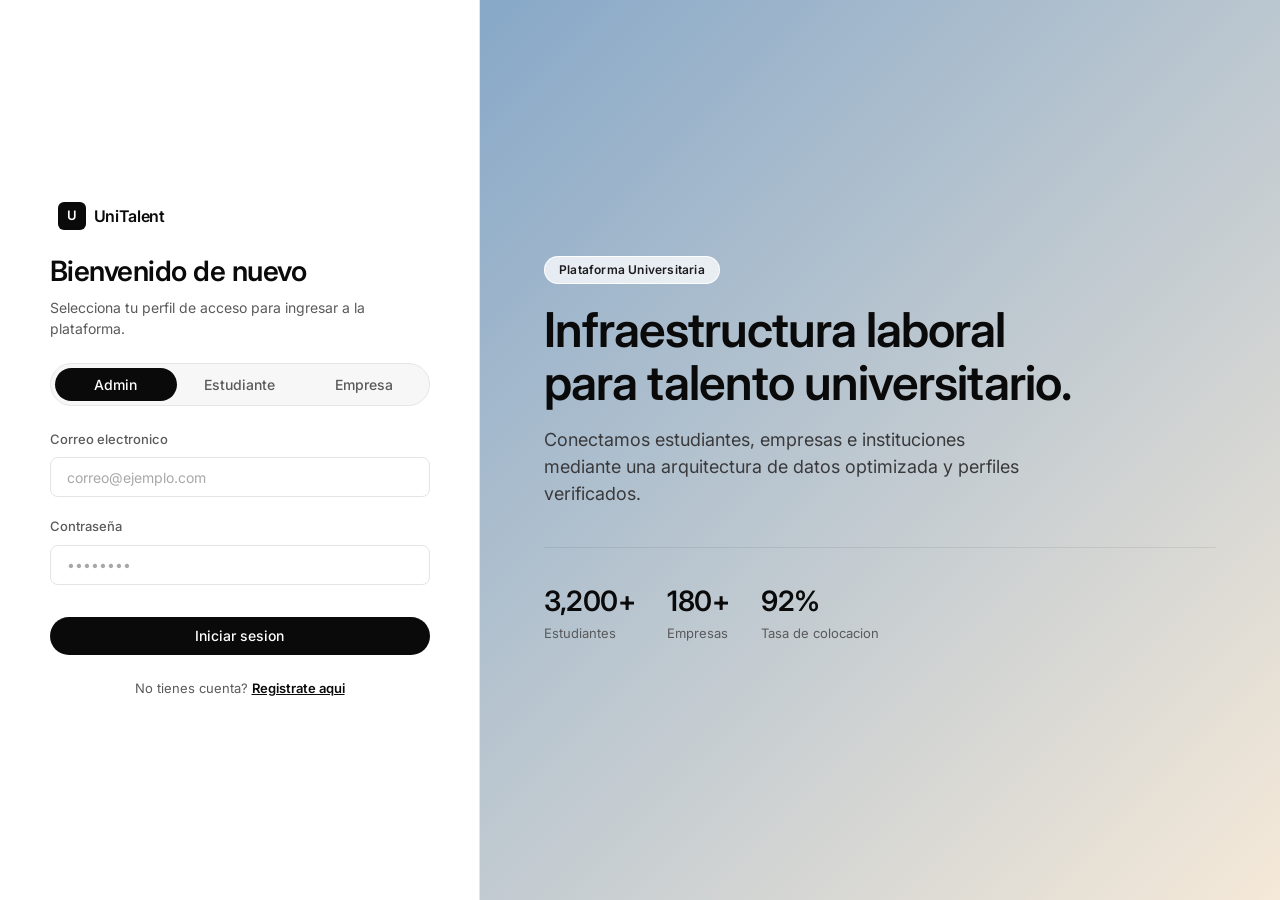
<file: src/main/webapp/index.html>
<!DOCTYPE html>
<html lang="es">
<head>
  <meta charset="UTF-8">
  <title>UniTalent</title>
  <script>window.location.href = 'login.html';</script>
</head>
<body>
  <p>Redirigiendo a <a href="login.html">login.html</a>...</p>
</body>
</html>
</file>
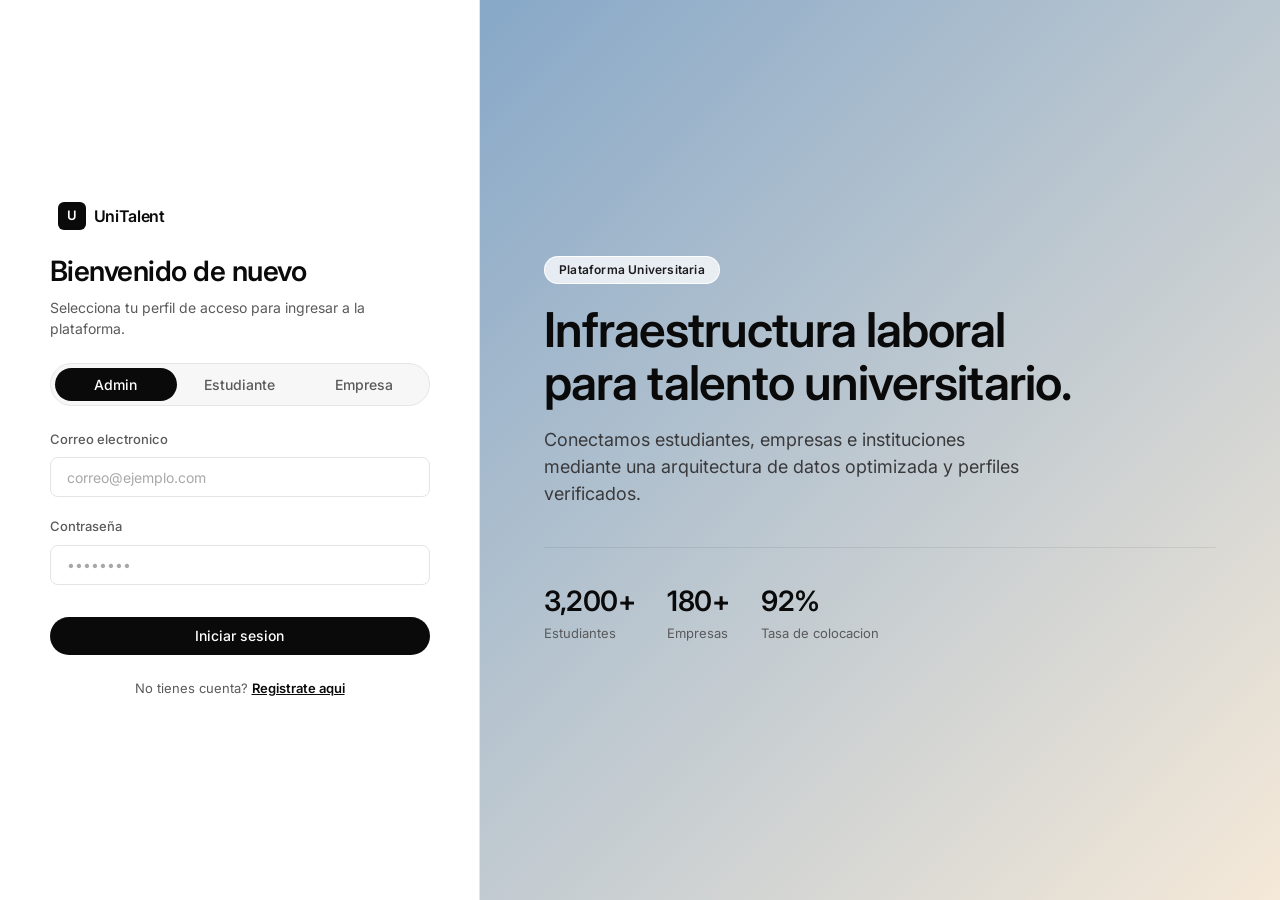
<file: src/main/webapp/login.html>
<!DOCTYPE html>
<html lang="es">

<head>
  <meta charset="UTF-8">
  <meta name="viewport" content="width=device-width, initial-scale=1.0">
  <title>Iniciar sesion | UniTalent</title>
  <link rel="stylesheet" href="css/style.css">
</head>

<body>
  <div class="auth-wrapper">

    <div class="auth-panel">
      <div class="auth-card">
        <div class="logo">
          <span class="logo-icon">U</span>
          <span>UniTalent</span>
        </div>

        <h2 style="margin-bottom: var(--spacing-xs); font-size: var(--text-heading-3);">Bienvenido de nuevo</h2>
        <p style="color: var(--color-steel); margin-bottom: var(--spacing-xl); font-size: var(--text-body-sm);">
          Selecciona tu perfil de acceso para ingresar a la plataforma.
        </p>

        <div class="role-selector">
          <button type="button" class="role-btn active" data-rol="ADMIN">Admin</button>
          <button type="button" class="role-btn" data-rol="ESTUDIANTE">Estudiante</button>
          <button type="button" class="role-btn" data-rol="EMPRESA">Empresa</button>
        </div>

        <form id="loginForm">
          <div class="field">
            <label for="correo">Correo electronico</label>
            <input type="email" id="correo" required placeholder="correo@ejemplo.com">
          </div>
          <div class="field">
            <label for="contrasena">Contraseña</label>
            <input type="password" id="contrasena" required placeholder="••••••••">
          </div>
          <button type="submit" class="btn btn-primary btn-block" style="margin-top: var(--spacing-sm);">Iniciar
            sesion</button>
        </form>

        <p
          style="text-align: center; margin-top: var(--spacing-xl); color: var(--color-steel); font-size: var(--text-caption);">
          No tienes cuenta? <a href="register.html"
            style="color: var(--color-ink); font-weight: 600; text-decoration: underline;">Registrate aqui</a>
        </p>
      </div>
    </div>

    <div class="auth-hero">
      <span class="auth-hero-tag">Plataforma Universitaria</span>
      <h1>Infraestructura laboral para talento universitario.</h1>
      <p>Conectamos estudiantes, empresas e instituciones mediante una arquitectura de datos optimizada y perfiles
        verificados.</p>

      <div class="auth-stat-box">
        <div>
          <span class="auth-stat-num">3,200+</span>
          <span class="auth-stat-lbl">Estudiantes</span>
        </div>
        <div>
          <span class="auth-stat-num">180+</span>
          <span class="auth-stat-lbl">Empresas</span>
        </div>
        <div>
          <span class="auth-stat-num">92%</span>
          <span class="auth-stat-lbl">Tasa de colocacion</span>
        </div>
      </div>
    </div>

  </div>

  <script src="js/api.js"></script>
  <script src="js/app.js"></script>
  <script>
    let rolSeleccionado = 'ADMIN';
    document.querySelectorAll('.role-btn').forEach(btn => {
      btn.addEventListener('click', () => {
        document.querySelectorAll('.role-btn').forEach(b => b.classList.remove('active'));
        btn.classList.add('active');
        rolSeleccionado = btn.dataset.rol;
      });
    });

    document.getElementById('loginForm').addEventListener('submit', async (e) => {
      e.preventDefault();
      const correo = document.getElementById('correo').value.trim();
      const contrasena = document.getElementById('contrasena').value;

      try {
        const data = await Api.post('/UniTalent/api/login', { correo, contrasena });

        if (data.rol !== rolSeleccionado) {
          showToast('Esta cuenta no corresponde al tipo de acceso seleccionado.', 'error');
          return;
        }

        if (data.rol === 'ESTUDIANTE') window.location.href = 'estudiante/dashboard.html';
        else if (data.rol === 'EMPRESA') window.location.href = 'empresa/dashboard.html';
        else window.location.href = 'admin/dashboard.html';

      } catch (err) {
        showToast(err.message, 'error');
      }
    });
  </script>
</body>

</html>
</file>
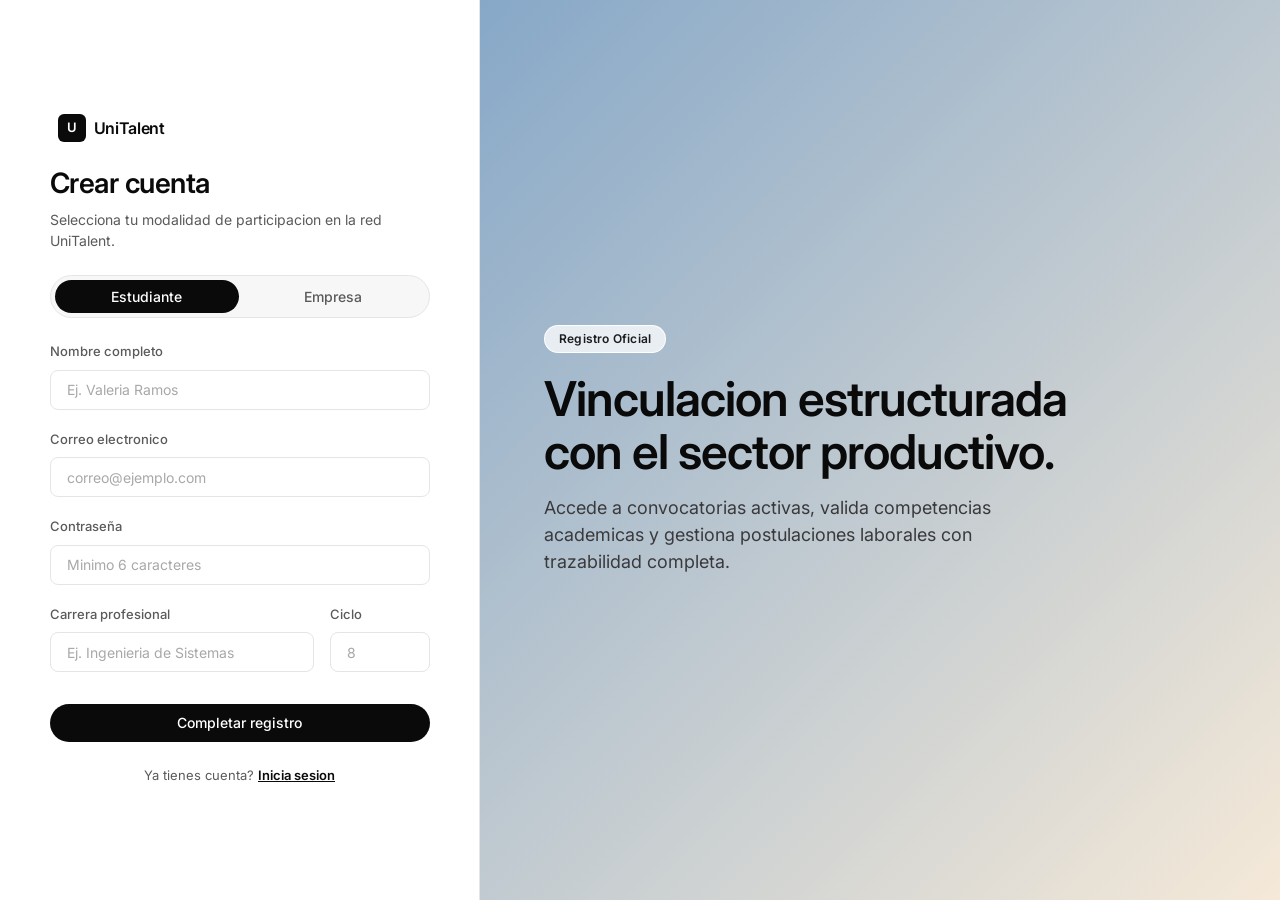
<file: src/main/webapp/register.html>
<!DOCTYPE html>
<html lang="es">
<head>
<meta charset="UTF-8">
<meta name="viewport" content="width=device-width, initial-scale=1.0">
<title>Crear cuenta | UniTalent</title>
<link rel="stylesheet" href="css/style.css">
</head>
<body>
<div class="auth-wrapper">

  <div class="auth-panel">
    <div class="auth-card">
      <div class="logo">
        <span class="logo-icon">U</span>
        <span>UniTalent</span>
      </div>
      
      <h2 style="margin-bottom: var(--spacing-xs); font-size: var(--text-heading-3);">Crear cuenta</h2>
      <p style="color: var(--color-steel); margin-bottom: var(--spacing-xl); font-size: var(--text-body-sm);">
        Selecciona tu modalidad de participacion en la red UniTalent.
      </p>

      <div class="role-selector">
        <button type="button" class="role-btn active" data-rol="ESTUDIANTE">Estudiante</button>
        <button type="button" class="role-btn" data-rol="EMPRESA">Empresa</button>
      </div>

      <form id="registerForm">
        <div class="field">
          <label id="labelNombre" for="nombre">Nombre completo</label>
          <input type="text" id="nombre" required placeholder="Ej. Valeria Ramos">
        </div>

        <div class="field">
          <label for="correo">Correo electronico</label>
          <input type="email" id="correo" required placeholder="correo@ejemplo.com">
        </div>

        <div class="field">
          <label for="contrasena">Contraseña</label>
          <input type="password" id="contrasena" required minlength="6" placeholder="Minimo 6 caracteres">
        </div>

        <!-- Campos estudiante -->
        <div id="camposEstudiante">
          <div style="display:flex; gap: var(--spacing-md);">
            <div class="field" style="flex:1;">
              <label for="carrera">Carrera profesional</label>
              <input type="text" id="carrera" placeholder="Ej. Ingenieria de Sistemas">
            </div>
            <div class="field" style="width: 100px;">
              <label for="ciclo">Ciclo</label>
              <input type="number" id="ciclo" min="1" max="12" placeholder="8">
            </div>
          </div>
        </div>

        <!-- Campos empresa -->
        <div id="camposEmpresa" style="display:none;">
          <div class="field">
            <label for="nombreEmpresa">Nombre de la empresa</label>
            <input type="text" id="nombreEmpresa" placeholder="Ej. TechNova Solutions">
          </div>
          <div class="field">
            <label for="rubro">Rubro o sector</label>
            <input type="text" id="rubro" placeholder="Ej. Tecnologia y Software">
          </div>
          <div class="field">
            <label for="descripcion">Descripcion corporativa</label>
            <textarea id="descripcion" rows="3" placeholder="Breve perfil y enfoque de la organizacion"></textarea>
          </div>
        </div>

        <button type="submit" class="btn btn-primary btn-block" style="margin-top: var(--spacing-sm);">Completar registro</button>
      </form>

      <p style="text-align: center; margin-top: var(--spacing-xl); color: var(--color-steel); font-size: var(--text-caption);">
        Ya tienes cuenta? <a href="login.html" style="color: var(--color-ink); font-weight: 600; text-decoration: underline;">Inicia sesion</a>
      </p>
    </div>
  </div>

  <div class="auth-hero">
    <span class="auth-hero-tag">Registro Oficial</span>
    <h1>Vinculacion estructurada con el sector productivo.</h1>
    <p>Accede a convocatorias activas, valida competencias academicas y gestiona postulaciones laborales con trazabilidad completa.</p>
  </div>

</div>

<script src="js/api.js"></script>
<script src="js/app.js"></script>
<script>
  let rolSeleccionado = 'ESTUDIANTE';

  document.querySelectorAll('.role-btn').forEach(btn => {
    btn.addEventListener('click', () => {
      document.querySelectorAll('.role-btn').forEach(b => b.classList.remove('active'));
      btn.classList.add('active');
      rolSeleccionado = btn.dataset.rol;

      const esEstudiante = rolSeleccionado === 'ESTUDIANTE';
      document.getElementById('camposEstudiante').style.display = esEstudiante ? 'block' : 'none';
      document.getElementById('camposEmpresa').style.display = esEstudiante ? 'none' : 'block';
      document.getElementById('labelNombre').textContent = esEstudiante ? 'Nombre completo' : 'Nombre del representante';
    });
  });

  document.getElementById('registerForm').addEventListener('submit', async (e) => {
    e.preventDefault();

    const payload = {
      nombre: document.getElementById('nombre').value.trim(),
      correo: document.getElementById('correo').value.trim(),
      contrasena: document.getElementById('contrasena').value,
      rol: rolSeleccionado
    };

    if (rolSeleccionado === 'ESTUDIANTE') {
      payload.carrera = document.getElementById('carrera').value.trim();
      payload.ciclo = document.getElementById('ciclo').value;
    } else {
      payload.nombreEmpresa = document.getElementById('nombreEmpresa').value.trim();
      payload.rubro = document.getElementById('rubro').value.trim();
      payload.descripcion = document.getElementById('descripcion').value.trim();
    }

    try {
      const data = await Api.post('/UniTalent/api/register', payload);
      showToast(data.message, 'success');
      setTimeout(() => {
        window.location.href = 'login.html';
      }, 1500);
    } catch (err) {
      showToast(err.message, 'error');
    }
  });
</script>
</body>
</html>
</file>
<file: src/main/webapp/css/style.css>
@import url('https://fonts.googleapis.com/css2?family=Inter:wght@400;500;600&family=Geist+Mono:wght@400;500&display=swap');

:root {
  /* Mintlify Design System - Color Tokens */
  --color-primary: #0a0a0a;
  --color-on-primary: #ffffff;
  --color-brand-green: #00d4a4;
  --color-brand-green-deep: #00b48a;
  --color-brand-green-soft: #7cebcb;
  --color-brand-tag: #3772cf;
  --color-brand-warn: #c37d0d;
  --color-brand-annotate: #1ba673;
  --color-brand-error: #d45656;
  --color-brand-cursor: #888888;
  --color-hero-sky-from: #87a8c8;
  --color-hero-sky-to: #f5e9d8;
  --color-hero-dark-from: #1a3d4a;
  --color-hero-dark-to: #2d5a4f;
  --color-testimonial-orange: #f55a3c;
  --color-testimonial-orange-deep: #cc3a1f;
  --color-canvas: #ffffff;
  --color-canvas-dark: #0a0a0a;
  --color-surface: #f7f7f7;
  --color-surface-soft: #fafafa;
  --color-surface-code: #1c1c1e;
  --color-hairline: #e5e5e5;
  --color-hairline-soft: #ededed;
  --color-hairline-dark: #1f1f1f;
  --color-ink: #0a0a0a;
  --color-charcoal: #1c1c1e;
  --color-slate: #3a3a3c;
  --color-steel: #5a5a5c;
  --color-stone: #888888;
  --color-muted: #a8a8aa;
  --color-on-dark: #ffffff;
  --color-on-dark-muted: #b3b3b3;

  /* Typography Families */
  --font-primary: 'Inter', system-ui, -apple-system, BlinkMacSystemFont, sans-serif;
  --font-family-2: 'Geist Mono', ui-monospace, SFMono-Regular, Menlo, Monaco, Consolas, monospace;

  /* Type Scale Tokens */
  --text-hero-display: 72px;
  --text-display-lg: 56px;
  --text-heading-1: 48px;
  --text-heading-2: 36px;
  --text-heading-3: 28px;
  --text-heading-4: 22px;
  --text-heading-5: 18px;
  --text-subtitle: 18px;
  --text-body-md: 16px;
  --text-body-md-medium: 16px;
  --text-body-sm: 14px;
  --text-body-sm-medium: 14px;
  --text-caption: 13px;
  --text-caption-bold: 13px;
  --text-micro: 12px;
  --text-micro-uppercase: 11px;
  --text-button-md: 14px;
  --text-code-md: 14px;
  --text-code-sm: 13px;
  --text-code-inline: 13px;

  /* Spacing Scale */
  --spacing-xxs: 4px;
  --spacing-xs: 8px;
  --spacing-sm: 12px;
  --spacing-md: 16px;
  --spacing-lg: 20px;
  --spacing-xl: 24px;
  --spacing-xxl: 32px;
  --spacing-xxxl: 40px;
  --spacing-section-sm: 48px;
  --spacing-section: 64px;
  --spacing-section-lg: 96px;
  --spacing-hero: 120px;

  /* Border Radius Tokens */
  --radius-xs: 4px;
  --radius-sm: 6px;
  --radius-md: 8px;
  --radius-lg: 12px;
  --radius-xl: 16px;
  --radius-xxl: 24px;
  --radius-full: 9999px;

  /* Legacy aliases mapped directly to Mintlify tokens */
  --bg-color: var(--color-surface);
  --panel-bg: var(--color-canvas);
  --panel-border: var(--color-hairline);
  --text-main: var(--color-ink);
  --text-muted: var(--color-steel);
  --accent-color: var(--color-brand-green);
  --accent-hover: var(--color-brand-green-deep);
  --accent-light: rgba(0, 212, 164, 0.12);
  --sidebar-bg: var(--color-canvas);
  --sidebar-border: var(--color-hairline);
  --success: var(--color-brand-green);
  --success-bg: rgba(0, 212, 164, 0.15);
  --danger: var(--color-brand-error);
  --danger-bg: rgba(212, 86, 86, 0.12);
  --warning: var(--color-brand-warn);
  --warning-bg: rgba(195, 125, 13, 0.12);
}

/* Base Reset */
* {
  box-sizing: border-box;
  margin: 0;
  padding: 0;
}

body {
  font-family: var(--font-primary);
  background-color: var(--color-surface);
  color: var(--color-ink);
  min-height: 100vh;
  font-size: var(--text-body-sm);
  line-height: 1.5;
  -webkit-font-smoothing: antialiased;
  -moz-osx-font-smoothing: grayscale;
}

h1, h2, h3, h4, h5, h6 {
  font-family: var(--font-primary);
  color: var(--color-ink);
  font-weight: 600;
  letter-spacing: -0.5px;
}

h1 { font-size: var(--text-heading-2); line-height: 1.2; }
h2 { font-size: var(--text-heading-3); line-height: 1.25; }
h3 { font-size: var(--text-heading-4); line-height: 1.3; }
h4 { font-size: var(--text-heading-5); line-height: 1.4; }

a {
  text-decoration: none;
  color: inherit;
  transition: color 0.15s ease;
}

button, input, select, textarea {
  font-family: var(--font-primary);
}

/* Layout App (Mintlify 3-Column Developer Anchor) */
.app-layout {
  display: flex;
  min-height: 100vh;
  background-color: var(--color-surface);
}

.sidebar {
  width: 260px;
  background-color: var(--color-canvas);
  border-right: 1px solid var(--color-hairline);
  display: flex;
  flex-direction: column;
  padding: var(--spacing-lg) var(--spacing-md);
  position: fixed;
  top: 0;
  bottom: 0;
  left: 0;
  height: 100vh;
  z-index: 40;
}

.main-content {
  flex: 1;
  margin-left: 260px;
  padding: var(--spacing-xxl) var(--spacing-xxxl);
  max-width: 1240px;
  width: calc(100% - 260px);
}

/* Brand Logo */
.logo {
  font-family: var(--font-primary);
  font-size: 16px;
  font-weight: 600;
  letter-spacing: -0.3px;
  display: flex;
  align-items: center;
  gap: var(--spacing-xs);
  color: var(--color-ink);
  padding: 0 var(--spacing-xs);
  margin-bottom: var(--spacing-xl);
}

.logo-icon {
  background-color: var(--color-primary);
  color: var(--color-on-primary);
  width: 28px;
  height: 28px;
  border-radius: var(--radius-sm);
  display: flex;
  align-items: center;
  justify-content: center;
  font-size: 13px;
  font-weight: 600;
}

/* Sidebar Navigation Items */
.nav-menu {
  display: flex;
  flex-direction: column;
  gap: 2px;
}

.sidebar-section-header {
  color: var(--color-steel);
  font-size: var(--text-micro-uppercase);
  text-transform: uppercase;
  letter-spacing: 0.5px;
  font-weight: 600;
  padding: var(--spacing-md) var(--spacing-sm) var(--spacing-xs);
}

.nav-item {
  display: flex;
  align-items: center;
  gap: var(--spacing-sm);
  padding: var(--spacing-xs) var(--spacing-md);
  border-radius: var(--radius-sm);
  color: var(--color-steel);
  font-size: var(--text-body-sm);
  font-weight: 400;
  cursor: pointer;
  transition: all 0.15s ease;
  user-select: none;
}

.nav-item svg {
  width: 16px;
  height: 16px;
  stroke: currentColor;
  stroke-width: 1.75;
  fill: none;
  flex-shrink: 0;
}

.nav-item:hover {
  background-color: var(--color-surface);
  color: var(--color-ink);
}

.nav-item.active {
  background-color: var(--color-surface);
  color: var(--color-ink);
  font-weight: 500;
  border-left: 2px solid var(--color-brand-green);
  border-radius: 0 var(--radius-sm) var(--radius-sm) 0;
}

.sidebar-footer {
  margin-top: auto;
  padding-top: var(--spacing-md);
  border-top: 1px solid var(--color-hairline);
  display: flex;
  flex-direction: column;
  gap: var(--spacing-sm);
}

.user-info {
  display: flex;
  align-items: center;
  gap: var(--spacing-sm);
  padding: 0 var(--spacing-xs);
  margin-bottom: var(--spacing-xs);
}

.avatar {
  width: 32px;
  height: 32px;
  border-radius: var(--radius-full);
  background-color: var(--color-surface);
  border: 1px solid var(--color-hairline);
  color: var(--color-ink);
  display: flex;
  align-items: center;
  justify-content: center;
  font-weight: 600;
  font-size: var(--text-caption-bold);
}

/* Page Header */
.page-header {
  display: flex;
  justify-content: space-between;
  align-items: flex-start;
  margin-bottom: var(--spacing-xxl);
  flex-wrap: wrap;
  gap: var(--spacing-md);
}

.page-header h1 {
  font-size: var(--text-heading-3);
  font-weight: 600;
  color: var(--color-ink);
  letter-spacing: -0.5px;
}

.page-header p {
  color: var(--color-steel);
  font-size: var(--text-body-sm);
  margin-top: var(--spacing-xxs);
}

/* Cards and Panels */
.panel, .card-base {
  background-color: var(--color-canvas);
  border: 1px solid var(--color-hairline);
  border-radius: var(--radius-lg);
  padding: var(--spacing-xl);
  margin-bottom: var(--spacing-xl);
}

.card-feature {
  background-color: var(--color-surface);
  border-radius: var(--radius-lg);
  padding: var(--spacing-xxl);
  border: 1px solid var(--color-hairline-soft);
}

/* Stat Cards */
.stats-grid {
  display: grid;
  grid-template-columns: repeat(auto-fit, minmax(220px, 1fr));
  gap: var(--spacing-md);
  margin-bottom: var(--spacing-xxl);
}

.stat-card {
  background-color: var(--color-canvas);
  border: 1px solid var(--color-hairline);
  border-radius: var(--radius-lg);
  padding: var(--spacing-lg) var(--spacing-xl);
  display: flex;
  flex-direction: column;
  gap: var(--spacing-xxs);
  transition: border-color 0.15s ease;
}

.stat-card:hover {
  border-color: var(--color-stone);
}

.stat-card .label {
  color: var(--color-steel);
  font-size: var(--text-caption);
  font-weight: 500;
}

.stat-card .value {
  font-size: var(--text-heading-3);
  font-weight: 600;
  color: var(--color-ink);
  letter-spacing: -0.5px;
  line-height: 1.25;
}

/* Buttons - Mintlify Specification */
.btn {
  display: inline-flex;
  align-items: center;
  justify-content: center;
  gap: var(--spacing-xs);
  padding: 10px 20px;
  border-radius: var(--radius-full);
  font-size: var(--text-button-md);
  line-height: 1.3;
  font-weight: 500;
  border: none;
  cursor: pointer;
  transition: background-color 0.15s ease, border-color 0.15s ease, opacity 0.15s ease;
  white-space: nowrap;
}

.btn svg {
  width: 14px;
  height: 14px;
  stroke: currentColor;
  stroke-width: 2;
  fill: none;
}

.btn-primary {
  background-color: var(--color-primary);
  color: var(--color-on-primary);
}

.btn-primary:hover {
  background-color: var(--color-charcoal);
}

.btn-primary:disabled {
  background-color: var(--color-hairline);
  color: var(--color-muted);
  cursor: not-allowed;
}

.btn-accent {
  background-color: var(--color-brand-green);
  color: var(--color-primary);
  font-weight: 600;
}

.btn-accent:hover {
  background-color: var(--color-brand-green-deep);
}

.btn-secondary, .btn-outline {
  background-color: transparent;
  color: var(--color-ink);
  border: 1px solid var(--color-hairline);
}

.btn-secondary:hover, .btn-outline:hover {
  background-color: var(--color-surface);
  border-color: var(--color-hairline-soft);
}

.btn-ghost {
  background-color: transparent;
  color: var(--color-ink);
  border-radius: var(--radius-md);
  padding: 8px 12px;
}

.btn-ghost:hover {
  background-color: var(--color-surface);
}

.btn-danger {
  background-color: rgba(212, 86, 86, 0.1);
  color: var(--color-brand-error);
  border: 1px solid rgba(212, 86, 86, 0.25);
}

.btn-danger:hover {
  background-color: rgba(212, 86, 86, 0.18);
}

.btn-block {
  width: 100%;
}

.btn-sm, .btn-small {
  padding: 6px 14px;
  font-size: var(--text-caption);
}

.field-row {
  display: flex;
  gap: var(--spacing-md);
}

.empty-state {
  text-align: center;
  padding: var(--spacing-xxl);
  color: var(--color-steel);
  background-color: var(--color-canvas);
  border: 1px dashed var(--color-hairline);
  border-radius: var(--radius-lg);
  font-size: var(--text-body-sm);
  grid-column: 1 / -1;
}

.msg {
  padding: var(--spacing-sm) var(--spacing-md);
  border-radius: var(--radius-md);
  margin-bottom: var(--spacing-lg);
  font-size: var(--text-body-sm);
  display: none;
}
.msg:not(:empty) {
  display: block;
}
.msg.success {
  background-color: rgba(0, 212, 164, 0.12);
  color: var(--color-brand-green-deep);
  border: 1px solid rgba(0, 212, 164, 0.3);
}
.msg.error {
  background-color: rgba(212, 86, 86, 0.1);
  color: var(--color-brand-error);
  border: 1px solid rgba(212, 86, 86, 0.25);
}

/* Forms & Text Inputs */
.field {
  margin-bottom: var(--spacing-lg);
}

.field label {
  display: block;
  font-size: var(--text-caption);
  font-weight: 500;
  color: var(--color-steel);
  margin-bottom: var(--spacing-xs);
}

.field input, .field select, .field textarea {
  width: 100%;
  height: 40px;
  background-color: var(--color-canvas);
  color: var(--color-ink);
  border: 1px solid var(--color-hairline);
  border-radius: var(--radius-md);
  padding: var(--spacing-sm) var(--spacing-md);
  font-size: var(--text-body-sm);
  outline: none;
  transition: border-color 0.15s ease, box-shadow 0.15s ease;
}

.field textarea {
  height: auto;
  min-height: 96px;
  padding: var(--spacing-sm) var(--spacing-md);
  resize: vertical;
}

.field input:focus, .field select:focus, .field textarea:focus {
  border: 2px solid var(--color-brand-green);
  box-shadow: 0 0 0 3px rgba(0, 212, 164, 0.12);
}

.field input::placeholder, .field textarea::placeholder {
  color: var(--color-muted);
}

/* Segmented Pill Selector (Role Selector) */
.role-selector {
  display: flex;
  background-color: var(--color-surface);
  padding: 4px;
  border-radius: var(--radius-full);
  border: 1px solid var(--color-hairline);
  margin-bottom: var(--spacing-xl);
  gap: 2px;
}

.role-btn {
  flex: 1;
  text-align: center;
  padding: 8px 16px;
  border-radius: var(--radius-full);
  font-size: var(--text-body-sm-medium);
  font-weight: 500;
  color: var(--color-steel);
  cursor: pointer;
  border: none;
  background-color: transparent;
  transition: all 0.15s ease;
}

.role-btn.active {
  background-color: var(--color-primary);
  color: var(--color-on-primary);
}

/* Tables (Minimal Hairline Documentation Surfaces) */
.table-responsive {
  overflow-x: auto;
  border: 1px solid var(--color-hairline);
  border-radius: var(--radius-lg);
  background-color: var(--color-canvas);
}

table {
  width: 100%;
  border-collapse: collapse;
  text-align: left;
}

th {
  padding: var(--spacing-sm) var(--spacing-md);
  font-size: var(--text-micro-uppercase);
  font-weight: 600;
  color: var(--color-steel);
  text-transform: uppercase;
  letter-spacing: 0.5px;
  border-bottom: 1px solid var(--color-hairline);
  background-color: var(--color-surface-soft);
}

td {
  padding: var(--spacing-md);
  font-size: var(--text-body-sm);
  color: var(--color-ink);
  border-bottom: 1px solid var(--color-hairline-soft);
  vertical-align: middle;
}

tbody tr:last-child td {
  border-bottom: none;
}

tbody tr:hover {
  background-color: var(--color-surface-soft);
}

/* Badges */
.badge {
  display: inline-flex;
  align-items: center;
  gap: 6px;
  font-size: var(--text-micro);
  font-weight: 600;
  padding: 3px 10px;
  border-radius: var(--radius-full);
  line-height: 1.2;
}

.badge::before {
  content: '';
  width: 5px;
  height: 5px;
  border-radius: var(--radius-full);
}

.badge.activa, .badge.aceptada {
  background-color: rgba(0, 212, 164, 0.15);
  color: var(--color-brand-green-deep);
  border: 1px solid rgba(0, 212, 164, 0.3);
}
.badge.activa::before, .badge.aceptada::before {
  background-color: var(--color-brand-green-deep);
}

.badge.rechazada, .badge.cerrada {
  background-color: rgba(212, 86, 86, 0.12);
  color: var(--color-brand-error);
  border: 1px solid rgba(212, 86, 86, 0.25);
  border-radius: var(--radius-sm);
  padding: 2px 6px;
  font-size: var(--text-micro-uppercase);
  text-transform: uppercase;
  letter-spacing: 0.5px;
}
.badge.rechazada::before, .badge.cerrada::before {
  display: none;
}

.badge.enviada {
  background-color: rgba(55, 114, 207, 0.12);
  color: var(--color-brand-tag);
  border: 1px solid rgba(55, 114, 207, 0.25);
  border-radius: var(--radius-sm);
  padding: 2px 8px;
}
.badge.enviada::before {
  background-color: var(--color-brand-tag);
}

.badge.proceso {
  background-color: rgba(195, 125, 13, 0.12);
  color: var(--color-brand-warn);
  border: 1px solid rgba(195, 125, 13, 0.25);
}
.badge.proceso::before {
  background-color: var(--color-brand-warn);
}

/* Job Cards Grid */
.job-grid {
  display: grid;
  grid-template-columns: repeat(auto-fill, minmax(320px, 1fr));
  gap: var(--spacing-lg);
}

.job-card {
  background-color: var(--color-canvas);
  border: 1px solid var(--color-hairline);
  border-radius: var(--radius-lg);
  padding: var(--spacing-xl);
  display: flex;
  flex-direction: column;
  transition: border-color 0.2s ease, box-shadow 0.2s ease;
}

.job-card:hover {
  border-color: var(--color-brand-green);
  box-shadow: 0 8px 24px rgba(0, 212, 164, 0.08);
}

.job-card h3 {
  font-size: var(--text-heading-5);
  margin-bottom: var(--spacing-xxs);
  color: var(--color-ink);
}

.job-card .company {
  color: var(--color-steel);
  font-size: var(--text-caption);
  font-weight: 500;
  margin-bottom: var(--spacing-md);
}

.job-card .desc {
  color: var(--color-steel);
  font-size: var(--text-body-sm);
  line-height: 1.5;
  margin-bottom: var(--spacing-lg);
  flex: 1;
}

.job-card .tags {
  display: flex;
  flex-wrap: wrap;
  gap: var(--spacing-xs);
  margin-bottom: var(--spacing-lg);
}

.job-card .tag {
  background-color: var(--color-surface);
  color: var(--color-steel);
  border: 1px solid var(--color-hairline);
  padding: 3px 8px;
  border-radius: var(--radius-sm);
  font-size: var(--text-micro);
  font-family: var(--font-family-2);
}

.job-card .actions {
  display: flex;
  gap: var(--spacing-sm);
  margin-top: auto;
  border-top: 1px solid var(--color-hairline-soft);
  padding-top: var(--spacing-md);
}

/* Auth Layout (Atmospheric Sky Gradient Marketing Hero) */
.auth-wrapper {
  min-height: 100vh;
  display: flex;
}

.auth-panel {
  flex: 1;
  max-width: 480px;
  background-color: var(--color-canvas);
  display: flex;
  align-items: center;
  justify-content: center;
  padding: var(--spacing-xxl);
  border-right: 1px solid var(--color-hairline);
}

.auth-card {
  width: 100%;
  max-width: 380px;
}

.auth-hero {
  flex: 1.4;
  background: linear-gradient(135deg, var(--color-hero-sky-from), var(--color-hero-sky-to));
  display: flex;
  flex-direction: column;
  justify-content: center;
  padding: var(--spacing-hero) var(--spacing-section);
  color: var(--color-ink);
  position: relative;
}

.auth-hero-tag {
  background-color: rgba(255, 255, 255, 0.75);
  backdrop-filter: blur(8px);
  border: 1px solid rgba(255, 255, 255, 0.9);
  padding: 4px 14px;
  border-radius: var(--radius-full);
  font-size: var(--text-micro);
  font-weight: 600;
  color: var(--color-charcoal);
  width: fit-content;
  margin-bottom: var(--spacing-lg);
  letter-spacing: 0.2px;
}

.auth-hero h1 {
  font-size: var(--text-heading-1);
  line-height: 1.1;
  letter-spacing: -1px;
  color: var(--color-ink);
  margin-bottom: var(--spacing-md);
  max-width: 540px;
}

.auth-hero p {
  font-size: var(--text-subtitle);
  line-height: 1.5;
  color: var(--color-slate);
  max-width: 480px;
}

.auth-stat-box {
  display: flex;
  gap: var(--spacing-xxl);
  margin-top: var(--spacing-xxxl);
  padding-top: var(--spacing-xxl);
  border-top: 1px solid rgba(10, 10, 10, 0.08);
}

.auth-stat-num {
  font-size: var(--text-heading-3);
  font-weight: 600;
  color: var(--color-ink);
  letter-spacing: -0.5px;
  display: block;
}

.auth-stat-lbl {
  font-size: var(--text-caption);
  color: var(--color-steel);
}

/* Modals */
.modal-overlay {
  position: fixed;
  inset: 0;
  background-color: rgba(10, 10, 10, 0.4);
  backdrop-filter: blur(4px);
  display: none;
  align-items: center;
  justify-content: center;
  z-index: 100;
  opacity: 0;
  transition: opacity 0.2s ease;
}

.modal-overlay.open {
  display: flex;
  opacity: 1;
}

.modal-box {
  background-color: var(--color-canvas);
  border: 1px solid var(--color-hairline);
  border-radius: var(--radius-xl);
  padding: var(--spacing-xxl);
  width: 100%;
  max-width: 520px;
  box-shadow: 0 24px 48px -8px rgba(0, 0, 0, 0.12);
  transform: translateY(12px);
  transition: transform 0.2s ease;
}

.modal-overlay.open .modal-box {
  transform: translateY(0);
}

.modal-header {
  display: flex;
  justify-content: space-between;
  align-items: center;
  margin-bottom: var(--spacing-xl);
}

.modal-header h3 {
  font-size: var(--text-heading-4);
  color: var(--color-ink);
}

.modal-close {
  background: none;
  border: none;
  font-size: 20px;
  line-height: 1;
  color: var(--color-stone);
  cursor: pointer;
  padding: 4px;
}

.modal-close:hover {
  color: var(--color-ink);
}

/* Toast Notifications */
.toast-container {
  position: fixed;
  bottom: var(--spacing-xl);
  right: var(--spacing-xl);
  z-index: 1000;
  display: flex;
  flex-direction: column;
  gap: var(--spacing-xs);
}

.toast {
  background-color: var(--color-canvas);
  border: 1px solid var(--color-hairline);
  padding: var(--spacing-sm) var(--spacing-lg);
  border-radius: var(--radius-md);
  box-shadow: 0 8px 24px rgba(0, 0, 0, 0.08);
  display: flex;
  align-items: center;
  gap: var(--spacing-sm);
  font-size: var(--text-body-sm);
  color: var(--color-ink);
  transform: translateY(16px);
  opacity: 0;
  transition: transform 0.2s ease, opacity 0.2s ease;
}

.toast.show {
  transform: translateY(0);
  opacity: 1;
}

.toast.success {
  border-left: 3px solid var(--color-brand-green);
}

.toast.error {
  border-left: 3px solid var(--color-brand-error);
}

.toast-indicator {
  width: 8px;
  height: 8px;
  border-radius: var(--radius-full);
  flex-shrink: 0;
}

.toast.success .toast-indicator {
  background-color: var(--color-brand-green);
}

.toast.error .toast-indicator {
  background-color: var(--color-brand-error);
}

/* Mobile Topbar */
.mobile-topbar {
  display: none;
  padding: var(--spacing-md);
  background-color: var(--color-canvas);
  border-bottom: 1px solid var(--color-hairline);
  align-items: center;
  justify-content: space-between;
}

.menu-toggle {
  background: none;
  border: none;
  font-size: 20px;
  color: var(--color-ink);
  cursor: pointer;
  padding: var(--spacing-xxs);
}

/* Chart Container */
.chart-container {
  position: relative;
  height: 280px;
  width: 100%;
  margin-top: var(--spacing-md);
}

/* Responsive */
@media (max-width: 992px) {
  .sidebar {
    transform: translateX(-100%);
    transition: transform 0.25s ease;
  }
  .sidebar.open {
    transform: translateX(0);
  }
  .main-content {
    margin-left: 0;
    width: 100%;
    padding: var(--spacing-lg);
  }
  .mobile-topbar {
    display: flex;
  }
  .auth-hero {
    display: none;
  }
  .auth-panel {
    max-width: 100%;
  }
}
</file>
